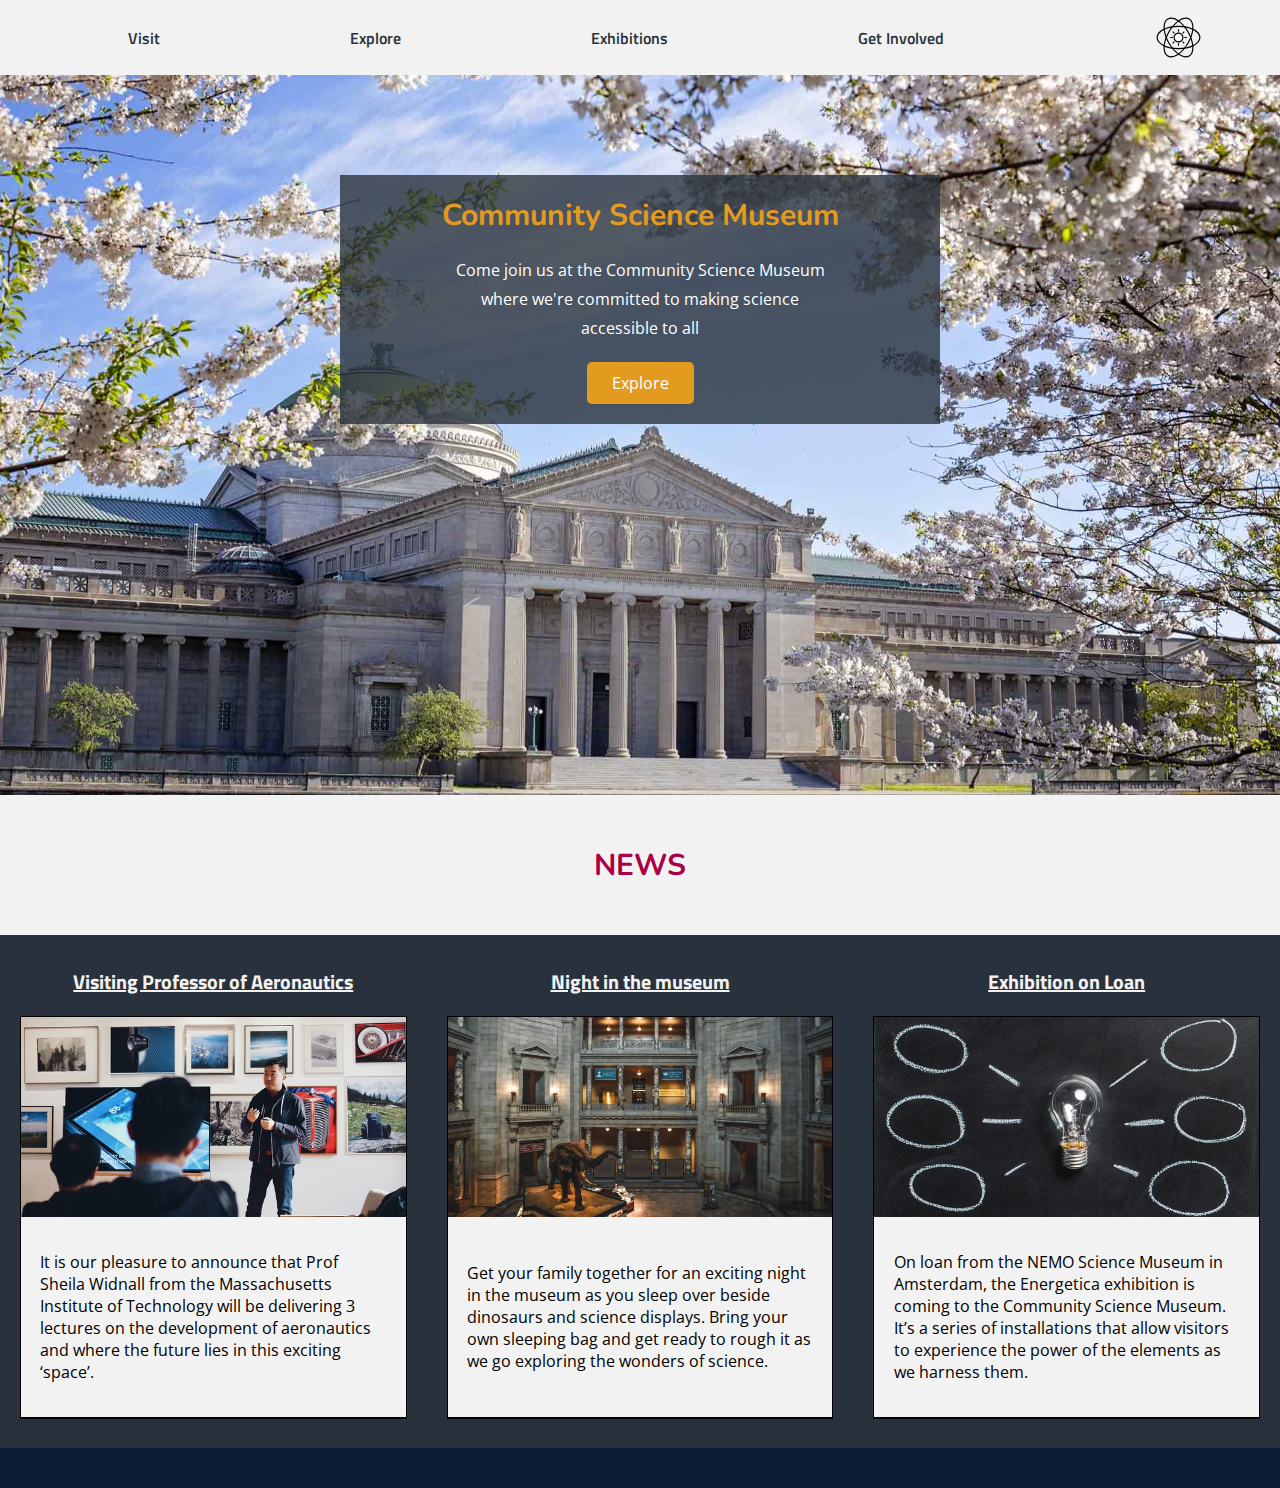
<file: index.html>
<!DOCTYPE html>
<html lang="en">
<head>
    <meta charset="UTF-8">
    <meta name="viewport" content="width=device-width, initial-scale=1.0">
    <meta name="description" content="Communnity Science Museum Homepage">
    <link rel="stylesheet" href="styles/styles.css">
    <link rel="stylesheet" href="https://use.fontawesome.com/releases/v5.15.1/css/all.css" integrity="sha384-vp86vTRFVJgpjF9jiIGPEEqYqlDwgyBgEF109VFjmqGmIY/Y4HV4d3Gp2irVfcrp" crossorigin="anonymous">
    <title>Homepage</title>
</head>
<body>
    <header>
        <div class="hamburger">
            <img src="./media/hamburger.svg" alt="hamburger menu icon">
        </div>

        <nav>
            <ul class="navbar">
                <li><a href="visit.html">Visit</a></li>
                <li><a href="explore.html">Explore</a></li>
                <li><a href="exhibition.html">Exhibitions</a></li>
                <li><a href="get-involved.html">Get Involved</a></li>
            </ul>
        </nav>

        <div class="logo">
            <img src="./media/logo.svg" alt="Community science museum logo">
        </div>

        <ul class="dropdown-menu">
            <li><a href="visit.html">Visit</a></li>
            <li><a href="explore.html">Explore</a></li>
            <li><a href="exhibition.html">Exhibitions</a></li>
            <li><a href="get-involved.html">Get Involved</a></li>
        </ul>
    </header>

    <main class="homepage-showcase">
        <div class="headline">
            <h1>Community Science Museum</h1>
            <p>Come join us at the Community Science Museum where we're 
               committed to making science accessible to all</p>
            <ul class="btn">
                <li><a href="explore.html">Explore</a></li>
            </ul>
        </div>
    </main>

    <div class="mobile-nav">
        <div class="icon yellow"><i class="far fa-clock fa-3x"></i><a href="visit.html">Visit</a></div>
        <div class="icon blue"><i class="fas fa-users fa-3x"></i><a href="get-involved.html">Get Involved</a></div>
        <div class="icon red"><i class="fas fa-info-circle fa-3x"></i><a href="exhibition.html">Exhibition</a></div>
    </div>

    
    <div class="news-headline yellow">
        <h1>NEWS</h1>
    </div>

    <section class="news">
        <div class="card-container">
            <h2>Visiting Professor of Aeronautics</h2>
            <div class="card">
                <div class="img-container"></div>
                <div class="card-text white-bg">
                    <p>It is our pleasure to announce that Prof Sheila Widnall 
                       from the Massachusetts Institute of Technology will be 
                       delivering 3 lectures on the development of 
                       aeronautics and where the future lies in 
                       this exciting ‘space’.
                    </p>
                </div>
            </div>
        </div>

        <div class="card-container dark-bg">
            <h2 class="white">Night in the museum</h2>
            <div class="card">
                <div class="img-container2"></div>
                <div class="card-text white-bg">
                    <p>Get your family together for an exciting night in the museum as
                       you sleep over beside dinosaurs and science displays. 
                       Bring your own sleeping bag and get ready to rough 
                       it as we go exploring the wonders of science.
                    </p>
                </div>
            </div>
        </div>

        <div class="card-container">
            <h2>Exhibition on Loan</h2>
            <div class="card">
                <div class="img-container3"></div>
                <div class="card-text white-bg">
                    <p>On loan from the NEMO Science Museum in Amsterdam, 
                       the Energetica exhibition is coming to the Community 
                       Science Museum. It’s a series of installations that allow
                       visitors to experience the power of the elements as we 
                       harness them. 
                    </p>
                </div>
            </div>
        </div>
    </section>

    <footer class="footer-bg">
            <ul class="social-media yellow">
                <li class="fab fa-twitter fa-2x"></li>
                <li class="fab fa-instagram fa-2x"></li>
                <li class="fab fa-facebook fa-2x"></li>
                <li class="fab fa-tripadvisor fa-2x"></li>
            </ul>
    </footer>
    
    <script src="app.js"></script>
</body>
</html>
</file>
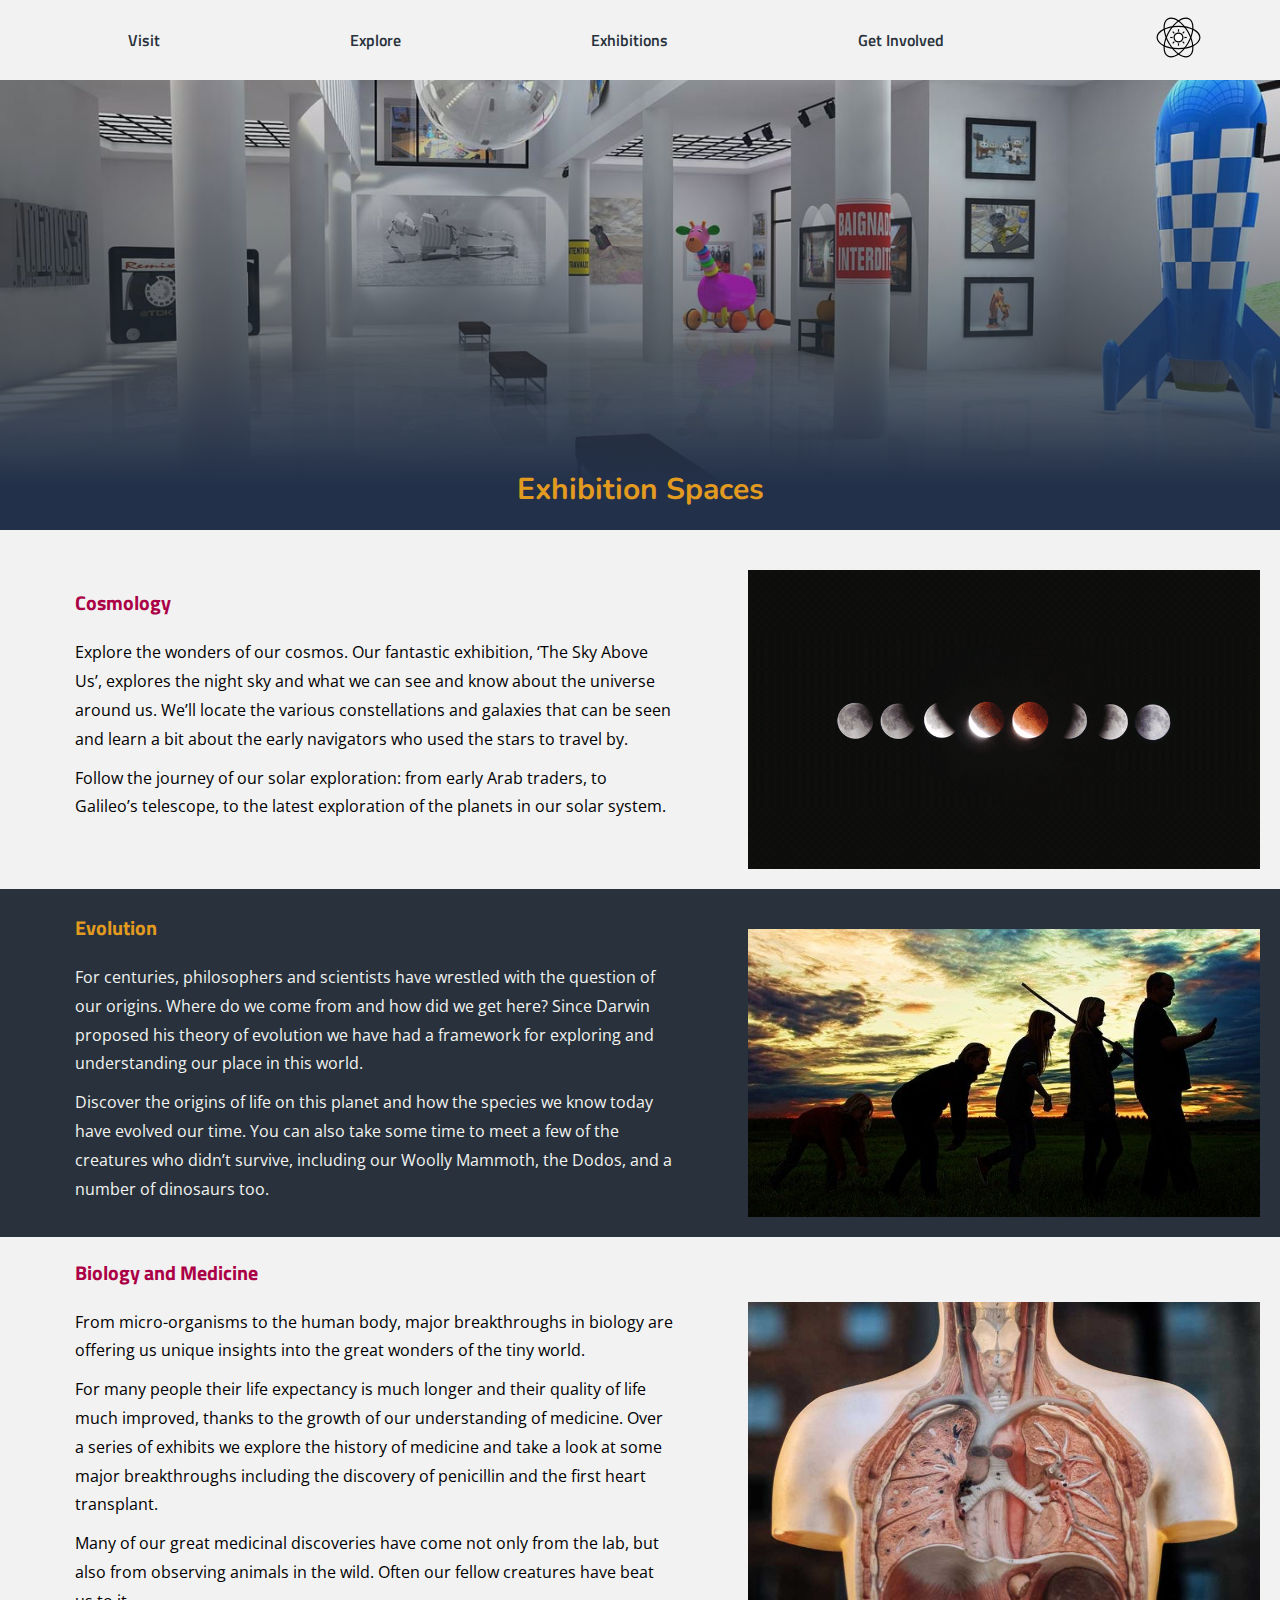
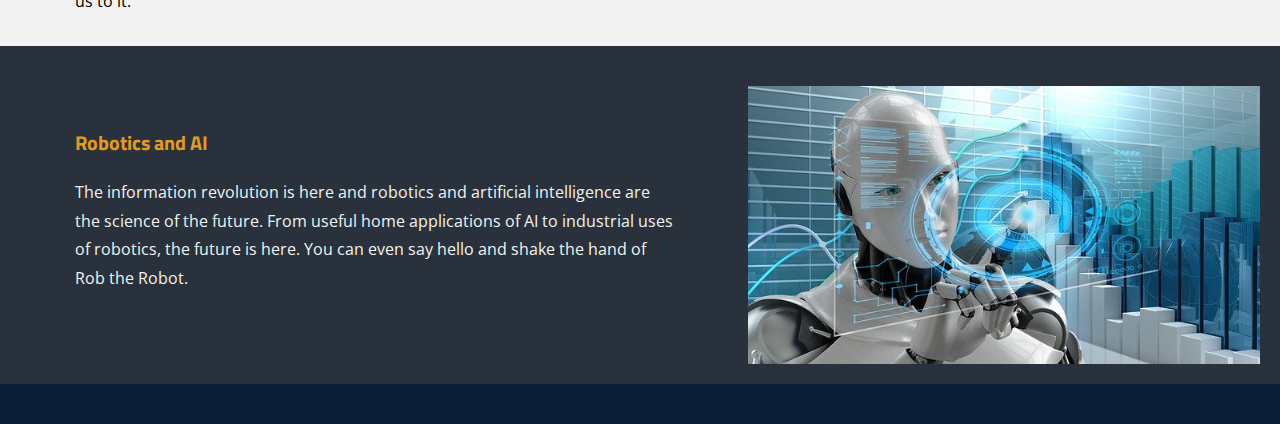
<file: exhibition.html>
<!DOCTYPE html>
<html lang="en">
<head>
    <meta charset="UTF-8">
    <meta name="viewport" content="width=device-width, initial-scale=1.0">
    <meta name="description" content="Come check out our exhibitions">
    <link rel="stylesheet" href="styles/styles.css">
    <link rel="stylesheet" href="https://use.fontawesome.com/releases/v5.15.1/css/all.css" integrity="sha384-vp86vTRFVJgpjF9jiIGPEEqYqlDwgyBgEF109VFjmqGmIY/Y4HV4d3Gp2irVfcrp" crossorigin="anonymous">
    <title>Exhibitions</title>
</head>
<body>
    <header>
        <div class="hamburger">
            <img src="./media/hamburger.svg" alt="hamburger menu icon">
        </div>

        <nav>
            <ul class="navbar">
                <li><a href="visit.html">Visit</a></li>
                <li><a href="explore.html">Explore</a></li>
                <li><a href="exhibition.html">Exhibitions</a></li>
                <li><a href="get-involved.html">Get Involved</a></li>
            </ul>
        </nav>

        <div class="logo">
            <a href="index.html"><img src="./media/logo.svg" alt="Community science museum logo"></a>
        </div>

        <ul class="dropdown-menu">
            <li><a href="visit.html">Visit</a></li>
            <li><a href="explore.html">Explore</a></li>
            <li><a href="exhibition.html">Exhibitions</a></li>
            <li><a href="get-involved.html">Get Involved</a></li>
        </ul>
    </header>

    <section class="exhibition-showcase">
        <h1 class="yellow show">Exhibition Spaces</h1>
    </section>

    <main class="exhibitions">
        
        <div class="cosmology article">
            <img src="/media/cosmology.png" alt="moon cicle">
            <div class="article-text">
                <h2 class="red">Cosmology</h2>
                <p>Explore the wonders of our cosmos. Our fantastic exhibition, 
                  ‘The Sky Above Us’, explores the night sky and what we can see and 
                  know about the universe around us. We’ll locate the various 
                  constellations and galaxies that can be seen and learn a bit 
                  about the early navigators who used the stars to travel by.
                </p>
                <p>
                    Follow the journey of our solar exploration: from early Arab 
                    traders, to Galileo’s telescope, to the latest exploration of 
                    the planets in our solar system.
                </p>
            </div>
        </div>

        <div class="evolution article dark-bg">
            <img src="/media/evolution.jpg" alt="human evolution">
            <div class="article-text white">
                <h2 class="yellow">Evolution</h2>
                <p>
                    For centuries, philosophers and scientists have wrestled with 
                    the question of our origins. Where do we come from and how 
                    did we get here? Since Darwin proposed his theory of 
                    evolution we have had a framework for exploring and 
                    understanding our place in this world.
                </p>
                <p>
                    Discover the origins of life on this planet and how the 
                    species we know today have evolved our time. 
                    You can also take some time to meet a few of the creatures 
                    who didn’t survive, including our Woolly Mammoth, the Dodos, 
                    and a number of dinosaurs too.
                </p>
            </div>
        </div>

        <div class="biology article">
            <img src="/media/biology.jpg" alt="human anatomy">
            <div class="article-text">
                <h2 class="red">Biology and Medicine</h2>
                <p>
                    From micro-organisms to the human body, major breakthroughs 
                    in biology are offering us unique insights into the great 
                    wonders of the tiny world. 
                </p>
                <p>
                    For many people their life expectancy is much longer and 
                    their quality of life much improved, thanks to the growth 
                    of our understanding of medicine. Over a series of exhibits 
                    we explore the history of medicine and take a look at some 
                    major breakthroughs including the discovery of penicillin 
                    and the first heart transplant. 
                </p>
                <p>
                    Many of our great medicinal discoveries have come not only 
                    from the lab, but also from observing animals in the wild. 
                    Often our fellow creatures have beat us to it.
                </p>
            </div>
        </div>

        <div class="robot article dark-bg">
            <img src="/media/AI.jpg" alt="artificial intelligence">
            <div class="article-text white">
                <h2 class="yellow">Robotics and AI</h2>
                <p>
                    The information revolution is here and robotics and 
                    artificial intelligence are the science of the future. 
                    From useful home applications of AI to industrial uses of 
                    robotics, the future is here. You can even say hello and 
                    shake the hand of Rob the Robot.
                </p>
            </div>
        </div>
    </main>

    <footer class="footer-bg">
        <ul class="social-media yellow">
            <li class="fab fa-twitter fa-2x"></li>
            <li class="fab fa-instagram fa-2x"></li>
            <li class="fab fa-facebook fa-2x"></li>
            <li class="fab fa-tripadvisor fa-2x"></li>
        </ul>
    </footer>

    <script src="app.js"></script>

</body>
</html>
</file>
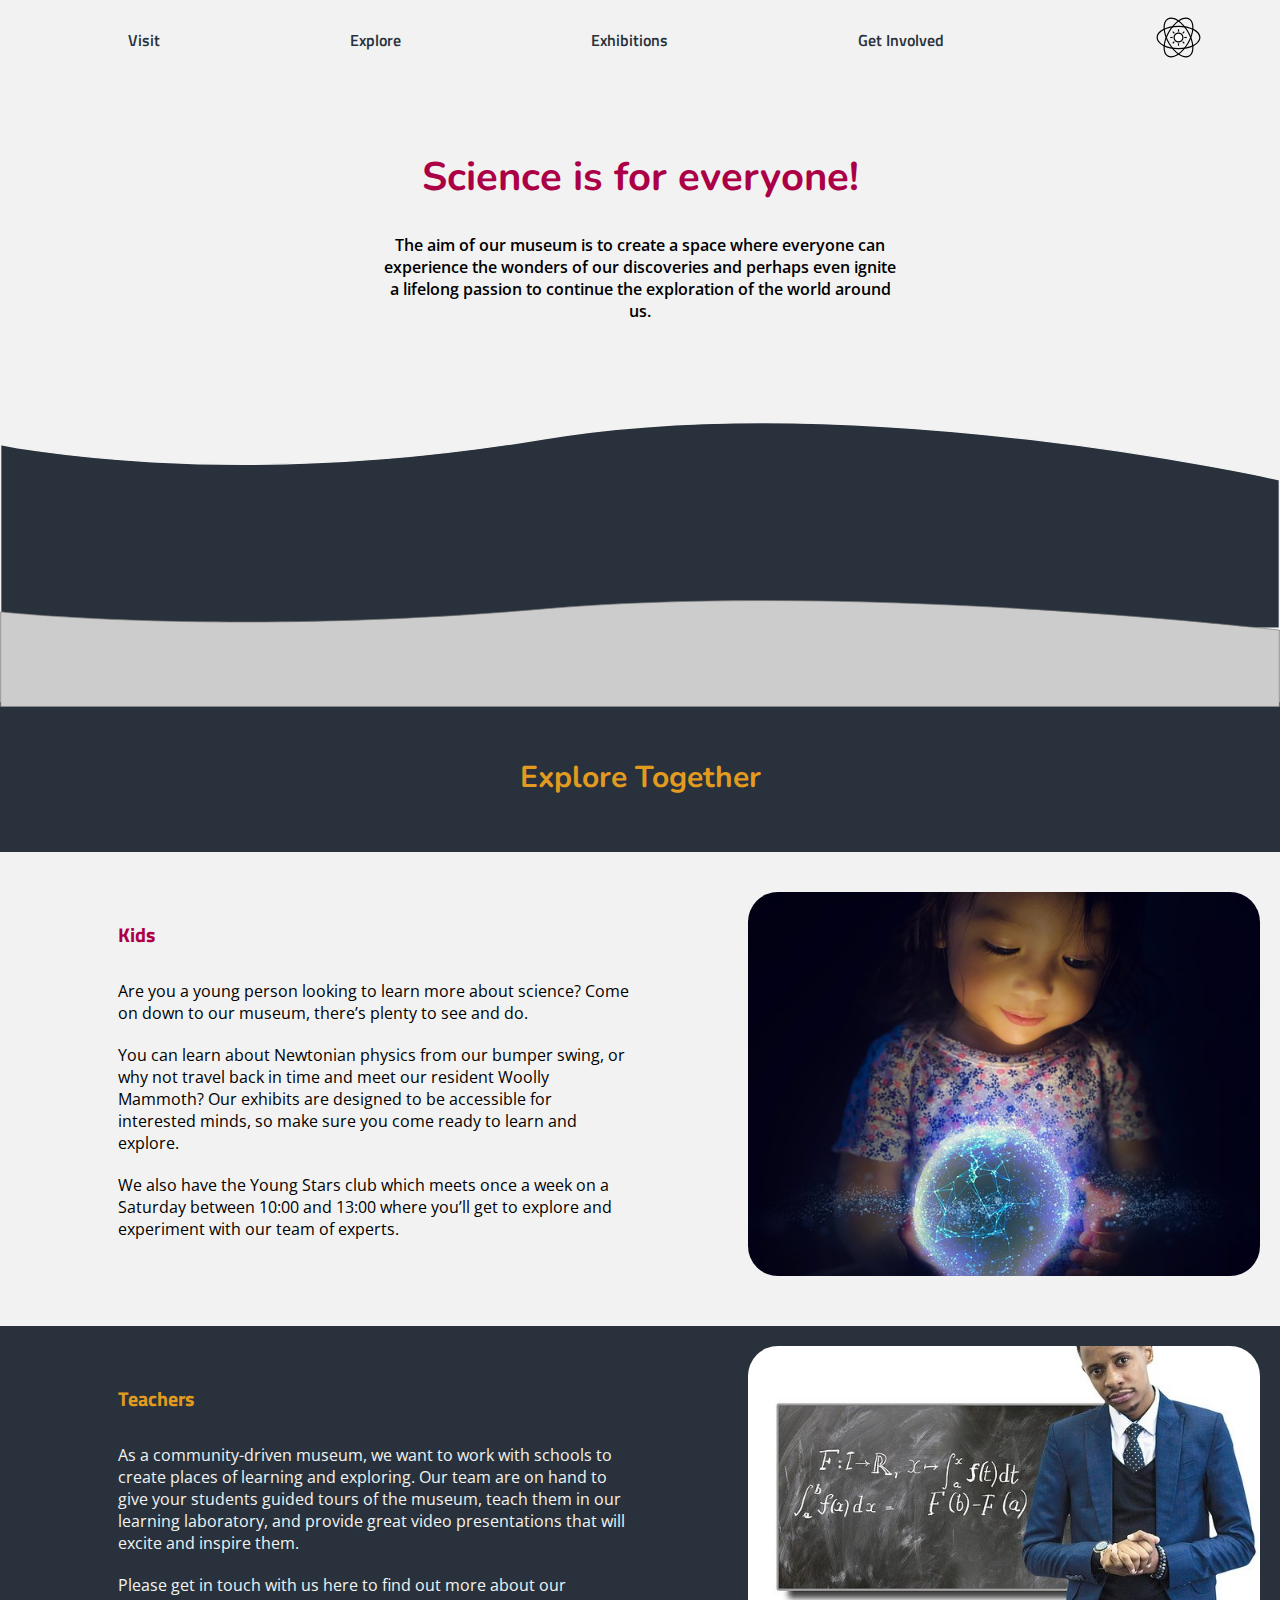
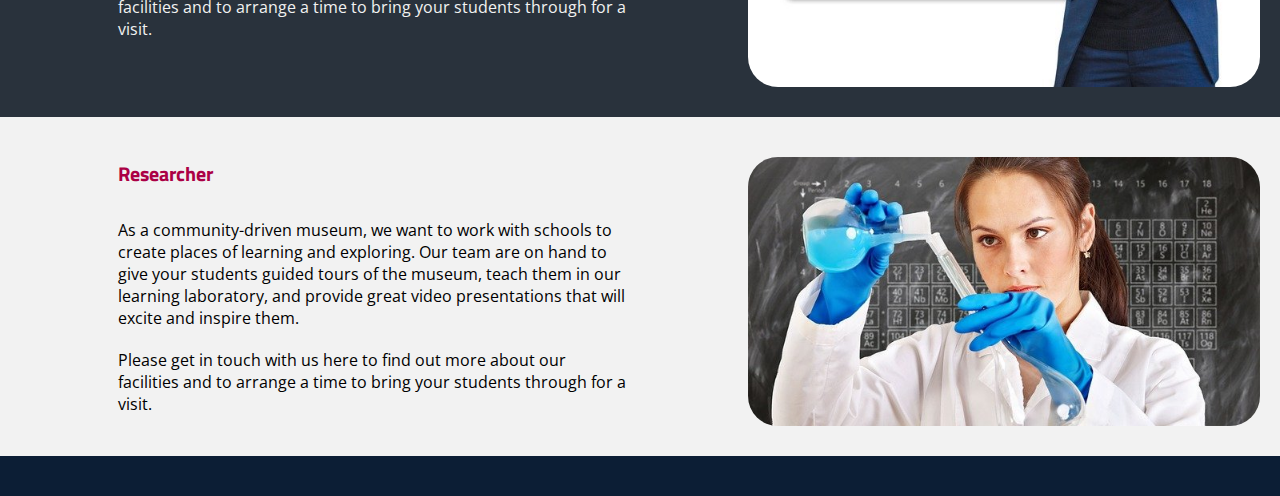
<file: explore.html>
<!DOCTYPE html>
<html lang="en">
<head>
    <meta charset="UTF-8">
    <meta name="viewport" content="width=device-width, initial-scale=1.0">
    <meta name="description" content="Check out what we have to offer for different intrest groups">
    <link rel="stylesheet" href="styles/styles.css">
    <link rel="stylesheet" href="https://use.fontawesome.com/releases/v5.15.1/css/all.css" integrity="sha384-vp86vTRFVJgpjF9jiIGPEEqYqlDwgyBgEF109VFjmqGmIY/Y4HV4d3Gp2irVfcrp" crossorigin="anonymous">
    <title>Explore</title>
</head>
<body>
    <header>
        <div class="hamburger">
            <img src="./media/hamburger.svg" alt="hamburger menu icon">
        </div>

        <nav>
            <ul class="navbar">
                <li><a href="visit.html">Visit</a></li>
                <li><a href="explore.html">Explore</a></li>
                <li><a href="exhibition.html">Exhibitions</a></li>
                <li><a href="get-involved.html">Get Involved</a></li>
            </ul>
        </nav>

        <div class="logo">
            <a href="index.html"><img src="./media/logo.svg" alt="Community science museum logo"></a>
        </div>

        <ul class="dropdown-menu">
            <li><a href="visit.html">Visit</a></li>
            <li><a href="explore.html">Explore</a></li>
            <li><a href="exhibition.html">Exhibitions</a></li>
            <li><a href="get-involved.html">Get Involved</a></li>
        </ul>
    </header>

    <main class="explore-showcase">
        <h1 class="explore-headline red">Science is for everyone!</h1>
        <p>The aim of our museum is to create a space where everyone can 
           experience the wonders of our discoveries and perhaps 
           even ignite a lifelong passion to continue the exploration of 
           the world around us.
        </p>
        <img src="/media/explore.svg" alt="" class="mobile-bg">
        <img src="/media/explore-tablet+.svg" alt="" class="tablet-bg">
        <img src="/media/explore-desktop.svg" alt="" class="desktop-bg">
    </main>
    
    <div class="explore-together yellow dark-bg">
        <h1>Explore Together</h1>
    </div>

    <section class="categories">
        <div class="category">
            
            <div class="info-pic-wrapper">
                <img src="/media/kid-science.jpg" alt="kid holding the ball of science">
                <div class="category-text">
                    <h2 class="red">Kids</h2>
                    <p>Are you a young person looking to learn more about science? 
                       Come on down to our museum, there’s plenty to see and do.
                    </p>
                    <p>You can learn about Newtonian physics from our bumper swing, 
                       or why not travel back in time and meet our resident 
                       Woolly Mammoth? Our exhibits are designed to be accessible 
                       for interested minds, so make sure you come ready to 
                       learn and explore.
                    </p>
                    <p>
                        We also have the Young Stars club which meets once a 
                        week on a Saturday between 10:00 and 13:00 where 
                        you’ll get to explore and experiment with our 
                        team of experts.
                    </p>
                    
                </div>
            </div>
        </div>

        <div class="category dark-bg">
            
            <div class="info-pic-wrapper">
                <img src="/media/teacher.jpg" alt="teacher and blackboard">
                <div class="category-text white">
                    <h2 class="yellow">Teachers</h2>
                    <p>As a community-driven museum, we want to work with schools 
                        to create places of learning and exploring. 
                        Our team are on hand to give your students guided 
                        tours of the museum, teach them in our learning 
                        laboratory, and provide great video presentations 
                        that will excite and inspire them.
    
                    </p>
                    <p>Please get in touch with us here to find out more about our 
                        facilities and to arrange a time to bring your students 
                        through for a visit.
                    </p>
                </div>
            </div>
        </div>

        <div class="category">
            
            <div class="info-pic-wrapper">
                <img src="/media/researcher.jpg" alt="researcher researching">
                <div class="category-text">
                    <h2 class="red">Researcher</h2>
                    <p>As a community-driven museum, we want to work with schools 
                        to create places of learning and exploring. 
                        Our team are on hand to give your students guided 
                        tours of the museum, teach them in our learning 
                        laboratory, and provide great video presentations 
                        that will excite and inspire them.
    
                    </p>
                    <p>Please get in touch with us here to find out more about our 
                        facilities and to arrange a time to bring your students 
                        through for a visit.
                    </p>
                </div>
            </div>
        </div>

            
    </section>

    <footer class="footer-bg">
        <ul class="social-media yellow">
            <li class="fab fa-twitter fa-2x"></li>
            <li class="fab fa-instagram fa-2x"></li>
            <li class="fab fa-facebook fa-2x"></li>
            <li class="fab fa-tripadvisor fa-2x"></li>
        </ul>
    </footer>

    <script src="app.js"></script>



</body>
</html>
</file>
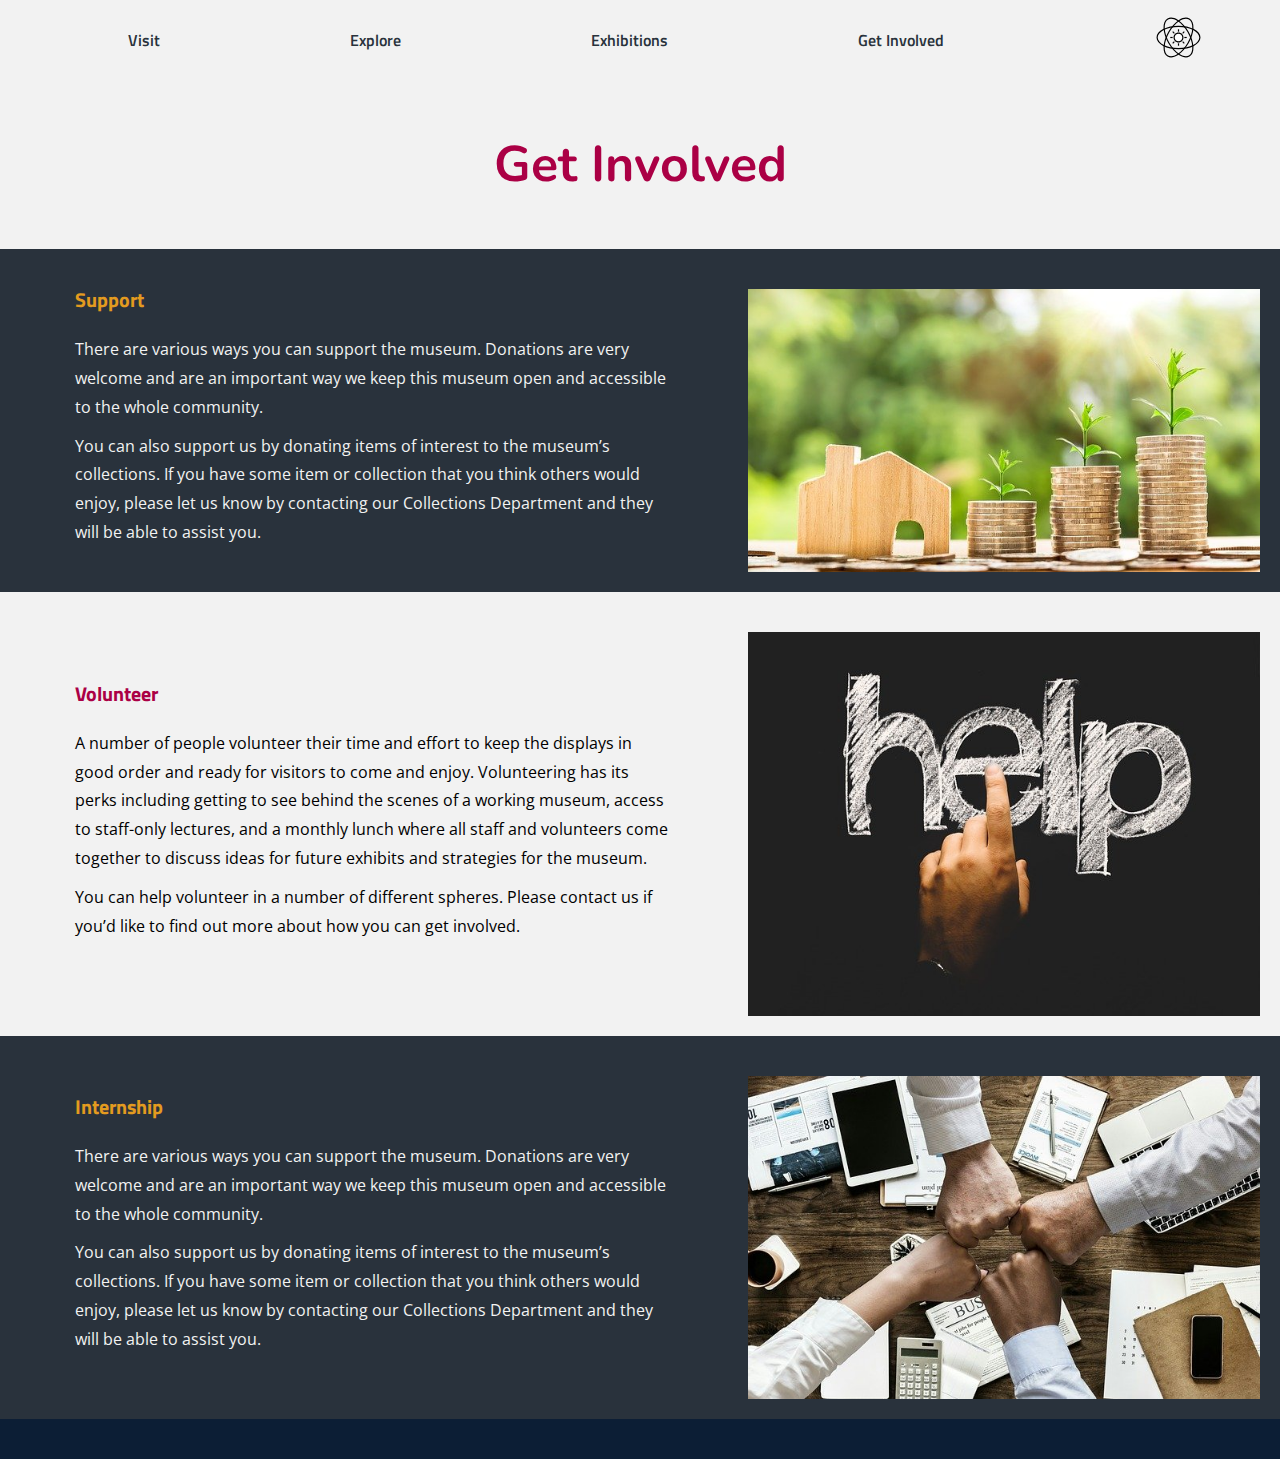
<file: get-involved.html>
<!DOCTYPE html>
<html lang="en">
<head>
    <meta charset="UTF-8">
    <meta name="viewport" content="width=device-width, initial-scale=1.0">
    <meta name="description" content="Information on how to get involved with our museum">
    <link rel="stylesheet" href="styles/styles.css">
    <link rel="stylesheet" href="https://use.fontawesome.com/releases/v5.15.1/css/all.css" integrity="sha384-vp86vTRFVJgpjF9jiIGPEEqYqlDwgyBgEF109VFjmqGmIY/Y4HV4d3Gp2irVfcrp" crossorigin="anonymous">
    <title>Get Involved</title>
</head>
<body>
    <header>
        <div class="hamburger">
            <img src="./media/hamburger.svg" alt="hamburger menu icon">
        </div>

        <nav>
            <ul class="navbar">
                <li><a href="visit.html">Visit</a></li>
                <li><a href="explore.html">Explore</a></li>
                <li><a href="exhibition.html">Exhibitions</a></li>
                <li><a href="get-involved.html">Get Involved</a></li>
            </ul>
        </nav>

        <div class="logo">
            <a href="index.html"><img src="./media/logo.svg" alt="Community science museum logo"></a>
        </div>

        <ul class="dropdown-menu">
            <li><a href="visit.html">Visit</a></li>
            <li><a href="explore.html">Explore</a></li>
            <li><a href="exhibition.html">Exhibitions</a></li>
            <li><a href="get-involved.html">Get Involved</a></li>
        </ul>
    </header>

    <div class="involved-headline">
        <h1 class="red">Get Involved</h1>
    </div>
    <main class="involved-options">
        <div class="article dark-bg">
            <img src="/media/money.jpg" alt="money">
            <div class="article-text white">
                <h2 class="yellow">Support</h2>
                <p>
                    There are various ways you can support the museum. Donations are very 
                    welcome and are an important way we keep this museum open and accessible 
                    to the whole community. 
                </p>
                <p>
                    You can also support us by donating items of interest to the museum’s 
                    collections. If you have some item or collection that you think others 
                    would enjoy, please let us know by contacting our Collections Department 
                    and they will be able to assist you.
                </p>
            </div>
        </div>

        <div class="article">
            <img src="/media/help.jpg" alt="pressing on help">
            <div class="article-text">
                <h2 class="red">Volunteer</h2>
                <p>
                    A number of people volunteer their time and effort to keep the displays 
                    in good order and ready for visitors to come and enjoy. Volunteering has 
                    its perks including getting to see behind the scenes of a working museum, 
                    access to staff-only lectures, and a monthly lunch where all staff and 
                    volunteers come together to discuss ideas for future exhibits and strategies 
                    for the museum.

                </p>
                <p>
                    You can help volunteer in a number of different spheres. Please contact 
                    us if you’d like to find out more about how you can get involved.
                </p>
            </div>
        </div>

        <div class="article dark-bg">
            <img src="/media/internship.jpg" alt="four people fistbumping">
            <div class="article-text white">
                <h2 class="yellow">Internship</h2>
                <p>
                    There are various ways you can support the museum. Donations are very 
                    welcome and are an important way we keep this museum open and accessible 
                    to the whole community. 
                </p>
                <p>
                    You can also support us by donating items of interest to the museum’s 
                    collections. If you have some item or collection that you think others 
                    would enjoy, please let us know by contacting our Collections Department 
                    and they will be able to assist you.
                </p>
            </div>
        </div>
    </main>

    <footer class="footer-bg">
        <ul class="social-media yellow">
            <li class="fab fa-twitter fa-2x"></li>
            <li class="fab fa-instagram fa-2x"></li>
            <li class="fab fa-facebook fa-2x"></li>
            <li class="fab fa-tripadvisor fa-2x"></li>
        </ul>
    </footer>

    <script src="app.js"></script>

</body>
</html>
</file>
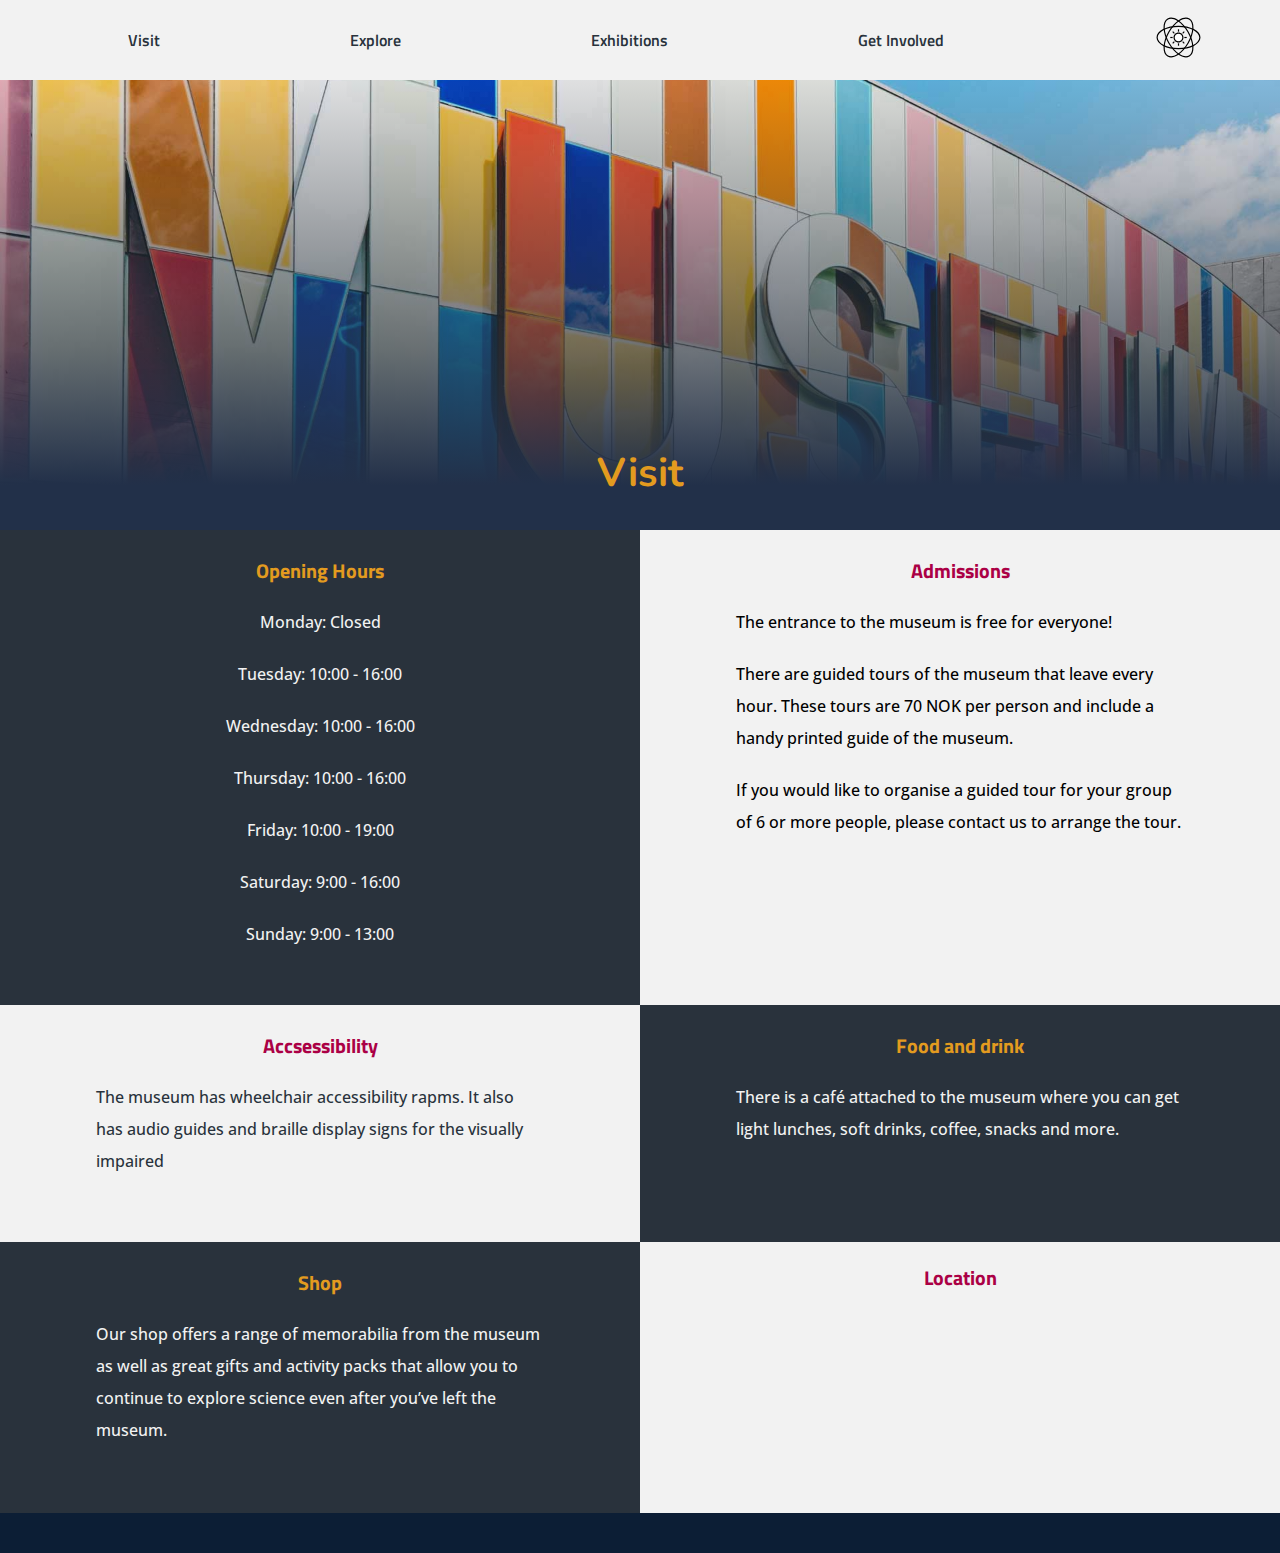
<file: visit.html>
<!DOCTYPE html>
<html lang="en">
<head>
    <meta charset="UTF-8">
    <meta name="viewport" content="width=device-width, initial-scale=1.0">
    <meta name="description" content="Practical information">
    <link rel="stylesheet" href="styles/styles.css">
    <link rel="stylesheet" href="https://use.fontawesome.com/releases/v5.15.1/css/all.css" integrity="sha384-vp86vTRFVJgpjF9jiIGPEEqYqlDwgyBgEF109VFjmqGmIY/Y4HV4d3Gp2irVfcrp" crossorigin="anonymous">
    <title>Visit Us</title>
</head>
<body>
    <header>
        <div class="hamburger">
            <img src="./media/hamburger.svg" alt="hamburger menu icon">
        </div>

        <nav>
            <ul class="navbar">
                <li><a href="visit.html">Visit</a></li>
                <li><a href="explore.html">Explore</a></li>
                <li><a href="exhibition.html">Exhibitions</a></li>
                <li><a href="get-involved.html">Get Involved</a></li>
            </ul>
        </nav>

        <div class="logo">
            <a href="index.html"><img src="./media/logo.svg" alt="Community science museum logo"></a>
        </div>

        <ul class="dropdown-menu">
            <li><a href="visit.html">Visit</a></li>
            <li><a href="explore.html">Explore</a></li>
            <li><a href="exhibition.html">Exhibitions</a></li>
            <li><a href="get-involved.html">Get Involved</a></li>
        </ul>
    </header>

    <section class="visit-showcase">
        <h1 class="yellow show">Visit</h1>
    </section>

    <main class="visit-info">
        <div class="sitemap">
            <h2 class="red">On this site</h2>
            <div class="links-container">
                <ul class="links">
                    <li><a href="#location">Location</a></li>
                    <li><a href="#admisson">Admission</a></li>
                    <li><a href="#hours">Hours</a></li>
                </ul>
                <ul class="links">
                    <li><a href="#accsessibility">Accsessibility</a></li>
                    <li><a href="#cafe">Food and drinks</a></li>
                    <li><a href="#shop">Shop</a></li>
                </ul>
            </div>
        </div>

        <div class="opening-hrs dark-bg white" id="hours">
            <div class="info">
                <h2 class="yellow">Opening Hours</h2>
                <p>Monday: Closed</p>
                <p>Tuesday: 10:00 - 16:00</p>
                <p>Wednesday: 10:00 - 16:00</p>
                <p>Thursday: 10:00 - 16:00</p>
                <p>Friday: 10:00 - 19:00</p>
                <p>Saturday: 9:00 - 16:00</p>
                <p>Sunday: 9:00 - 13:00</p>
            </div>
        </div>

        <div class="admissions" id="admission">
            <div class="info">
                <h2 class="red">Admissions</h2>
                <p>The entrance to the museum is free for everyone!</p>
                <p>There are guided tours of the museum that leave every hour. 
                    These tours are 70 NOK per person and include a handy printed 
                    guide of the museum. 
                </p>
                <p>If you would like to organise a guided tour for your group 
                    of 6 or more people, please contact us to arrange the tour.
                </p>
            </div>
        </div>

        <div class="accessibility dark-bg" id="accsessibility">
            <div class="info white">
                <h2 class="yellow">Accsessibility</h2>
                <p>The museum has wheelchair accessibility rapms. It also has 
                   audio guides and braille display signs for the visually impaired
                </p>
            </div>
        </div>

        <div class="cafe" id="cafe">
            <div class="info">
                <h2 class="red">Food and drink</h2>
                <p>There is a café attached to the museum where you can get 
                   light lunches, soft drinks, coffee, snacks and more.
                </p>
            </div>
        </div>

        <div class="shop dark-bg" id="shop">
            <div class="info white">
                <h2 class="yellow">Shop</h2>
                <p>Our shop offers a range of memorabilia from the museum as well 
                   as great gifts and activity packs that allow you to continue to 
                   explore science even after you’ve left the museum.
                </p>
            </div>
        </div>

        
            <div class="location" id="location">
                <div class="mapouter">
                    <h2 class="red">Location</h2>
                    <div class="gmap_canvas">
                        <iframe width="600" height="500" id="gmap_canvas" src="https://maps.google.com/maps?q=noroff%20bergen&t=&z=13&ie=UTF8&iwloc=&output=embed">
                        </iframe>
                        <a href="https://embedgooglemap.net/mapv2/"></a>
                    </div>
                </div>
            </div>
    </main>

    <footer class="footer-bg">
        <ul class="social-media yellow">
            <li class="fab fa-twitter fa-2x"></li>
            <li class="fab fa-instagram fa-2x"></li>
            <li class="fab fa-facebook fa-2x"></li>
            <li class="fab fa-tripadvisor fa-2x"></li>
        </ul>
    </footer>

    <script src="app.js"></script>

</body>
</html>
</file>
<file: styles/styles.css>
/* ! Fonts */
@import url("https://fonts.googleapis.com/css2?family=Nunito:wght@700&family=Open+Sans&family=Titillium+Web:ital@0;1&display=swap");
/*. font-family: 'Nunito', sans-serif; (h1) */
/*. font-family: 'Open Sans', sans-serif; (p) */
/*. font-family: 'Titillium Web', sans-serif; (h2) */

/* ! Base Styles */
* {
  margin: 0;
  padding: 0;
  box-sizing: border-box;
}

:root {
  --white-bg: #f2f2f2;
  --dark-bg: #29323c;
  --red-style: #ab0045;
  --yellow-style: #e39b1f;
  --footer-bg: #0c1e35;
}

body {
  background: var(--white-bg);
  font-family: "Open Sans", sans-serif;
}

h1 {
  font-family: "Nunito", sans-serif;
  font-size: 30px;
}

h2 {
  font-family: "Titillium Web", sans-serif;
  font-size: 20px;
}

p {
  font-size: 16px;
}

ul {
  list-style: none;
}

a {
  text-decoration: none;
}

/* ? Color Classes */

.dark {
  color: var(--dark-bg);
}

.dark-bg {
  background: var(--dark-bg);
}

.white {
  color: var(--white-bg);
}

.white-bg {
  background: var(--white-bg);
}

.footer-bg {
  background: var(--footer-bg);
}

.red {
  color: var(--red-style);
}

.yellow {
  color: var(--yellow-style);
}

.blue {
  color: #004ace;
}

.show {
  z-index: 5;
}

/* ! Header */

header {
  display: grid;
  grid-template-columns: 10% 3fr 1fr 5%;
}

.hamburger {
  display: flex;
  align-items: center;
  padding-left: 20px;
  cursor: pointer;
}

/* . hamburger slider JAVASCRIPT */
.dropdown-menu {
  background: var(--dark-bg);
  width: 50%;
  position: absolute;
  height: 92vh;
  top: 8vh;
  display: flex;
  flex-direction: column;
  align-items: center;
  justify-content: center;
  transform: translateX(-100%);
  transition: transform 0.5s ease-in;
  z-index: 6;
}

.dropdown-menu-active {
  transform: translateX(0%);
}

.dropdown-menu li {
  opacity: 0;
  margin-bottom: 140px;
}

.dropdown-menu > :last-child {
  margin-bottom: 0px;
}

.dropdown-menu a {
  color: var(--white-bg);
}

@keyframes dropdownLinkFade {
  from {
    opacity: 0;
    transform: translateX(-50px);
  }

  to {
    opacity: 1;
    transform: translateX(0px);
  }
}
/* . slider slutt */

.logo img {
  width: 75px;
}

.logo {
  display: flex;
  align-items: center;
  justify-content: flex-end;
  grid-column: 3;
}

nav {
  display: none;
  justify-content: space-between;
  grid-column: 2;
}

.navbar {
  display: flex;
  justify-content: space-between;
  align-items: center;
  width: 100%;
  font-weight: 600;
  font-family: "Titillium Web", sans-serif;
}

.navbar a {
  color: var(--dark-bg);
  border-bottom: 2px solid transparent;
}

.navbar a:hover {
  border-bottom: 2px solid var(--dark-bg);
  transition: 0.3s;
}

/* ! footer */
footer {
  display: flex;
  flex-direction: column;
  align-items: center;
  /* border-top: 1px solid var(--white-bg); */
}

.social-media {
  width: 70%;
  display: flex;
  justify-content: space-around;
  margin: 20px 0;
}

/* ! index.html */
.homepage-showcase {
  background-image: url(/media/museum-hq.jpg);
  background-repeat: no-repeat;
  background-position: center;
  background-size: cover;
  height: 80vh;
  display: flex;
  align-items: flex-start;
  justify-content: center;
}

.headline {
  background: #29323ccb;
  max-width: 500px;
  display: flex;
  flex-direction: column;
  align-items: center;
}

.homepage-showcase h1 {
  color: var(--yellow-style);
  text-align: center;
  margin-top: 20px;
}

.headline p {
  text-align: center;
  color: white;
  font-size: 16px;
  margin: 20px 0;
  line-height: 1.8;
  max-width: 75%;
}

.btn {
  background: var(--yellow-style);
  padding: 10px 25px;
  border-radius: 5px;
  margin-bottom: 20px;
}

.btn a {
  text-decoration: none;
  color: white;
  font-family: "Open Sans", sans-serif;
}

.mobile-nav {
  display: flex;
  justify-content: space-evenly;
  margin: 30px 0;
}

.icon a {
  color: var(--dark-bg);
  margin-top: 10px;
}

.icon {
  display: flex;
  flex-direction: column;
  justify-content: center;
  align-items: center;
}

/*? News and cards */
.news {
  display: flex;
  flex-direction: column;
  justify-content: center;
  align-items: center;
}

.news-headline {
  background-color: var(--dark-bg);
  width: 100%;
  height: 140px;
  display: flex;
  justify-content: center;
  align-items: center;
  font-size: 20px;
  font-weight: 100;
}

.card-container {
  display: flex;
  flex-direction: column;
  justify-content: center;
  align-items: center;
  width: 100%;
  padding: 30px 20px;
}

.card-container h2 {
  margin: 0 0 20px 0;
  text-align: center;
  text-decoration: underline;
}

.card {
  max-width: 425px;
}

/*. 3 diffrent img containers mby change this? */
.img-container {
  background: url(/media/prof.jpg);
  background-repeat: no-repeat;
  background-size: cover;
  background-position: center;
  max-width: 425px;
  height: 200px;
  box-shadow: 0 0px 0px 1px #000;
}

.img-container2 {
  background: url(/media/night-at-museum.jpg);
  background-repeat: no-repeat;
  background-size: cover;
  background-position-y: -200px;
  max-width: 425px;
  height: 200px;
  box-shadow: 0 0px 0px 1px #000;
}

.img-container3 {
  background: url(/media/light-bulb.jpg);
  background-repeat: no-repeat;
  background-size: cover;
  background-position: center;
  max-width: 425px;
  height: 200px;
  box-shadow: 0 0px 0px 1px #000;
}

.card-text {
  box-shadow: 0 1px 0px 1px #000;
  height: 200px;
  display: flex;
  align-items: center;
}

.card-text p {
  width: 90%;
  margin: auto;
}

/* ! explore.html */
.explore-headline {
  font-size: 25px;
  max-width: 90%;
  margin: 70px auto 30px auto;
  text-align: center;
}

.explore-showcase p {
  max-width: 80%;
  margin: 0 auto 100px auto;
  font-weight: 600;
  text-align: center;
}

.explore-together {
  height: 150px;
  display: flex;
  justify-content: center;
  align-items: center;
  margin-top: -5px;
}

.tablet-bg {
  display: none;
}

.desktop-bg {
  display: none;
}

.category {
  display: flex;
  flex-direction: column;
  justify-content: center;
  align-items: center;
  margin-top: 20px;
}

.category-text h2 {
  margin-bottom: 30px;
}

.info-pic-wrapper {
  display: flex;
  flex-direction: column;
  justify-content: center;
  align-items: center;
}

.category img {
  width: 90%;
  margin-bottom: 30px;
  margin-top: 20px;
  border-radius: 30px;
}

.category-text {
  max-width: 80%;
}

.category p {
  margin-bottom: 20px;
}

/* ! Visit.html */
.visit-showcase {
  background: url(/media/visit-museum.jpg);
  background-position: center;
  background-size: cover;
  background-repeat: no-repeat;
  height: 50vh;
  display: flex;
  justify-content: center;
  align-items: flex-end;
  position: relative;
}

.visit-showcase::after {
  content: "";
  background: rgba(34, 48, 73, 0.37);
  background: linear-gradient(
    0deg,
    rgb(34, 48, 73) 10%,
    rgba(41, 50, 60, 0.658) 40%,
    rgba(41, 50, 60, 0.089) 100%
  );
  width: 100%;
  height: 100%;
  position: absolute;
}

.visit-showcase h1 {
  margin-bottom: 30px;
  font-size: 40px;
}

.visit-info {
  display: flex;
  flex-direction: column;
  align-items: center;
}

.links-container {
  display: flex;
  justify-content: center;
}

.links {
  margin: 20px 30px;
  text-decoration: underline;
  font-weight: 600;
}

.links a {
  color: var(--dark-bg);
}

.links li {
  margin-bottom: 20px;
}

.sitemap {
  margin-top: 30px;
}

.sitemap h2 {
  text-align: center;
}

.opening-hrs,
.admissions,
.accessibility,
.cafe,
.shop {
  width: 100%;
  height: 100%;
  display: flex;
  justify-content: flex-start;
  align-items: center;
}

.info {
  display: flex;
  flex-direction: column;
  align-items: center;
  justify-content: flex-start;
  margin: 0 auto 30px auto;
  width: 70%;
  height: 100%;
}

.info h2 {
  margin: 20px 0;
}

.info p {
  line-height: 2;
  margin-bottom: 20px;
  width: 100%;
  font-weight: 500;
}

.opening-hrs p {
  width: 100%;
  margin: 10px auto;
  text-align: center;
}

.opening-hrs h2 {
  width: 80%;
  margin: 10px auto;
  text-align: center;
}

.location h2 {
  margin-top: 20px;
}

.mapouter {
  position: relative;
}

.mapouter h2 {
  text-align: center;
  margin-bottom: 20px;
}

.gmap_canvas {
  overflow: hidden;
  background: none !important;
  width: 300px;
  height: 200px;
  margin: auto;
}

iframe {
  border: none;
}

/* ! exhibition.html / get-involved.html */
.exhibition-showcase {
  background: url(/media/exhibition.jpg);
  background-position: center;
  background-size: cover;
  background-repeat: no-repeat;
  height: 50vh;
  display: flex;
  justify-content: center;
  align-items: flex-end;
  position: relative;
}

.exhibition-showcase::after {
  content: "";
  background: rgba(34, 48, 73, 0.37);
  background: linear-gradient(
    0deg,
    rgb(34, 48, 73) 10%,
    rgba(41, 50, 60, 0.658) 40%,
    rgba(41, 50, 60, 0.089) 100%
  );
  width: 100%;
  height: 100%;
  position: absolute;
}

.exhibition-showcase h1 {
  margin-bottom: 20px;
}

.article img {
  width: 80%;
  margin: 40px auto 20px auto;
}

.article {
  display: flex;
  flex-direction: column;
  align-items: center;
}

.article-text {
  margin: 0 auto 20px auto;
}

.article p {
  width: 80%;
  margin: auto;
  margin-bottom: 10px;
  line-height: 1.8;
}

.article h2 {
  width: 80%;
  margin: 20px auto;
}

/* ! get-involved.html */
.involved-headline {
  width: 100%;
  text-align: center;
  margin-top: 50px;
  margin-bottom: 50px;
}

.involved-headline h1 {
  font-size: 50px;
}

/* ! Media Queries */
@media (min-width: 500px) {
  /* ! explore.html */
  .explore-headline {
    font-size: 30px;
  }

  .tablet-bg {
    display: block;
  }

  .mobile-bg {
    display: none;
  }

  .desktop-bg {
    display: none;
  }

  .category img {
    max-width: 70%;
  }

  .category-text {
    max-width: 60%;
  }
}

@media (min-width: 768px) {
  /* ! header */
  .hamburger {
    display: none;
  }

  nav {
    display: flex;
  }

  .dropdown-menu {
    display: none;
  }

  /* ! index.html */
  .mobile-nav {
    display: none;
  }

  .headline {
    margin-top: 100px;
    max-width: 600px;
  }

  .headline p {
    max-width: 65%;
  }

  /* ! Explore.html */
  .explore-showcase p {
    max-width: 70%;
  }

  .mobile-bg {
    display: none;
  }

  .tablet-bg {
    display: block;
  }

  .info-pic-wrapper {
    flex-direction: row-reverse;
  }

  .category img {
    width: 40%;
    margin-right: 20px;
  }

  .category-text {
    width: 40%;
    margin: 20px auto;
  }

  /* ! Visit.html */
  .sitemap {
    display: none;
  }

  .visit-info {
    display: grid;
    grid-template-columns: repeat(2, 1fr);
  }

  .accessibility {
    background: var(--white-bg);
  }

  .accessibility p {
    color: var(--dark-bg);
  }

  .accessibility h2 {
    color: var(--red-style);
  }

  .cafe {
    background: var(--dark-bg);
    color: var(--white-bg);
  }

  .cafe h2 {
    color: var(--yellow-style);
  }

  .cafe p {
    margin: 0;
  }

  .info h2 {
    margin-top: 40px;
  }

  /* ! exhibition / get-involved.html */
  .article {
    flex-direction: row-reverse;
  }

  .article img {
    width: 40%;
    max-width: 637px;
    margin-right: 20px;
  }
}

@media (min-width: 949px) {
  /* ! Index.html */
  .news-headline {
    background: var(--white-bg);
    color: var(--red-style);
  }

  .news {
    flex-direction: row;
  }

  .card-container {
    background: var(--dark-bg);
    border: 1px solid var(--dark-bg);
  }

  .card-container h2 {
    color: var(--white-bg);
  }

  /* ! explore.html */
  .explore-headline {
    font-size: 40px;
  }

  .explore-showcase p {
    max-width: 40%;
  }
}

@media (min-width: 1300px) {
  /* ! Footer */
  .social-media {
    width: 50%;
  }

  /* !explore.html */
  .category img {
    width: 30%;
  }

  .tablet-bg {
    display: none;
  }

  .desktop-bg {
    display: block;
  }

  /* ! visit.html */
  .visit-info {
    grid-template-columns: repeat(3, 1fr);
  }

  .opening-hrs {
    background: var(--white-bg);
    color: var(--dark-bg);
  }

  .opening-hrs h2 {
    color: var(--red-style);
  }

  .location {
    background: var(--dark-bg);
    height: 100%;
  }

  .location h2 {
    color: var(--yellow-style);
  }

  /* ! exhibition.html / get-involved.html */
  .article p {
    max-width: 750px;
  }

  .article img {
    margin-right: 50px;
  }
}
</file>
